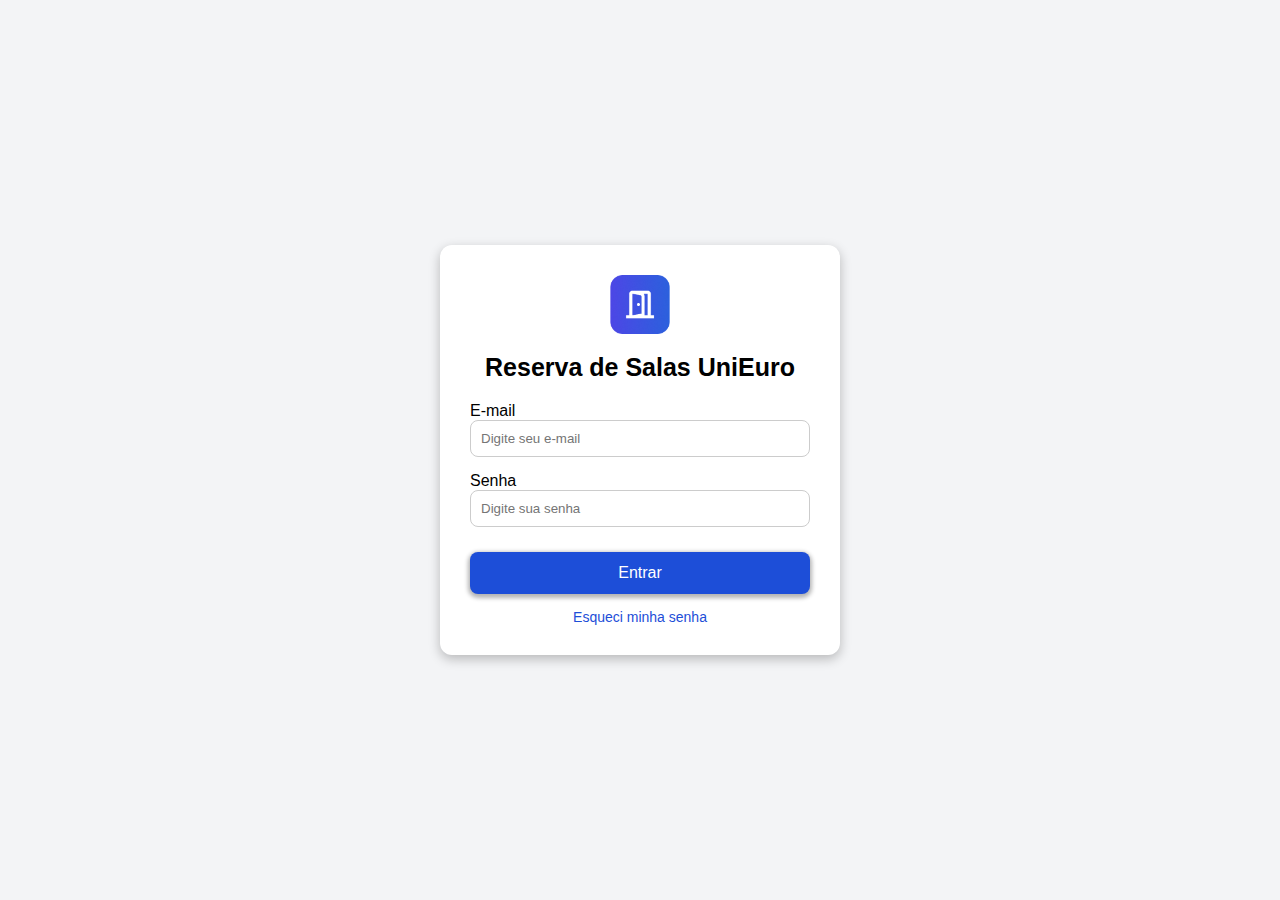
<file: index.html>
<!DOCTYPE html>
<html lang="pt-br">
<head>
    <meta charset="UTF-8">
    <meta name="viewport" content="width=device-width, initial-scale=1.0">
    <title>Tela de Login</title>
    <link rel="stylesheet" href="style.css">
</head>
<body>
    <div class="login-container">
        <div class="icon">
            <img src="LOGO - Aplicação.png" alt="Logo">
        </div>
        <h1>Reserva de Salas UniEuro</h1>
        
        <form action="#">
            <div class="input-box">
                <label for="iemail">E-mail</label>
                <input type="email" placeholder="Digite seu e-mail" id="iemail" name="email" required>
            </div>

            <div class="input-box">
                <label for="isenha">Senha</label>
                <input type="password" placeholder="Digite sua senha" name="senha" id="isenha" required>
            </div>

            <input class="botao" type="submit" value="Entrar" class="btn"> <br>
            <a href="#">Esqueci minha senha</a>
        </form>
    </div>
</body>
</html>
</file>
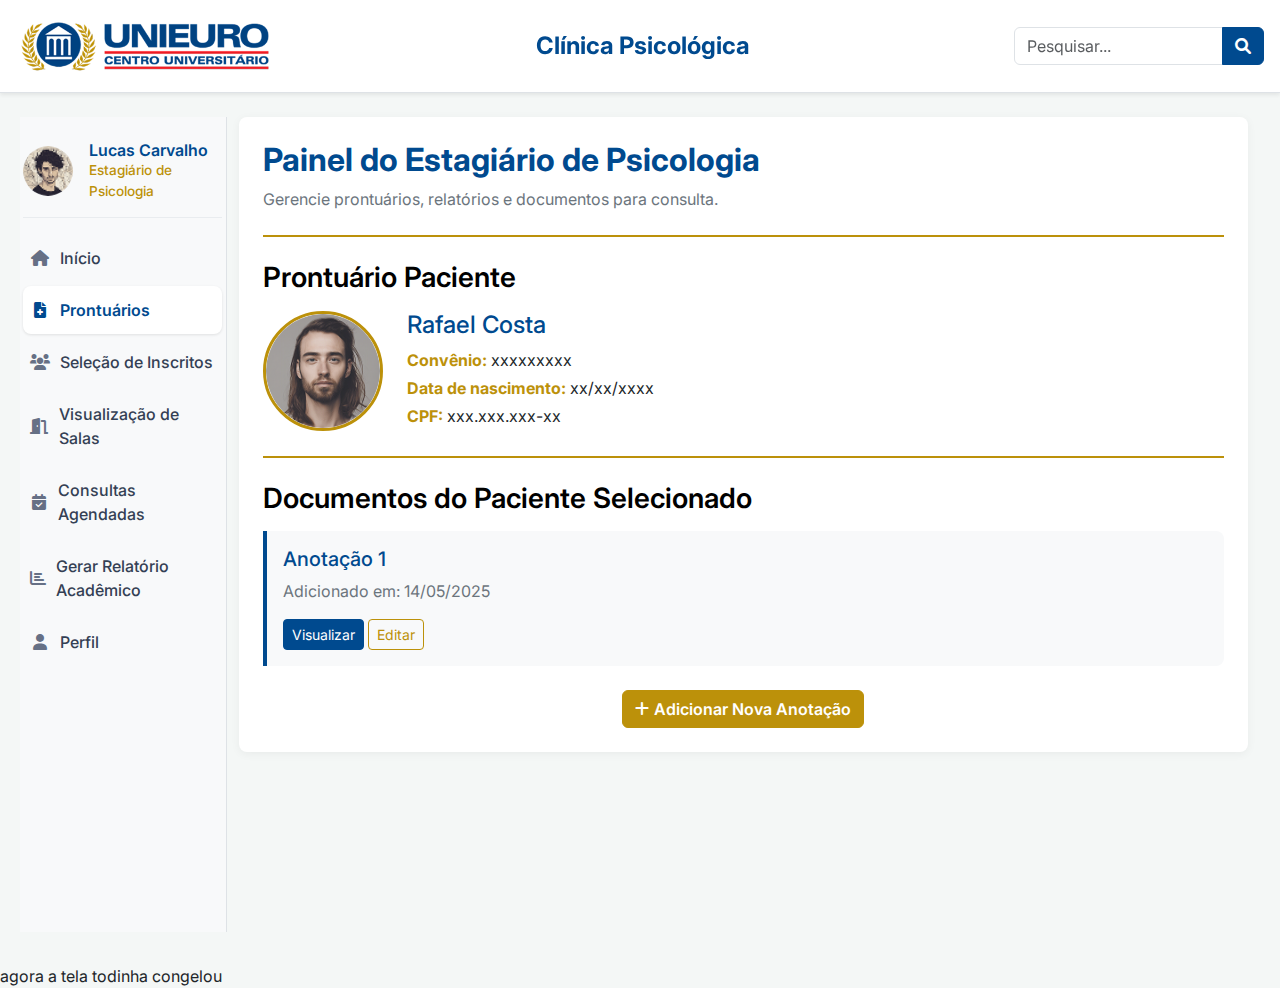
<file: clinica-prontuarios-telaestagiário/index.html>
<!DOCTYPE html>
<html lang="pt-br">

<head>
    <meta charset="UTF-8">
    <meta name="viewport" content="width=device-width, initial-scale=1.0">
    <title>Clínica Psicológica</title>

    <!-- Bootstrap e Font Awesome -->
    <link href="https://cdn.jsdelivr.net/npm/bootstrap@5.3.6/dist/css/bootstrap.min.css" rel="stylesheet">
    <link rel="stylesheet" href="https://cdnjs.cloudflare.com/ajax/libs/font-awesome/6.0.0/css/all.min.css">

    <!-- Google Font (para o estilo do Figma) -->
    <link rel="preconnect" href="https://fonts.googleapis.com">
    <link rel="preconnect" href="https://fonts.gstatic.com" crossorigin>
    <link href="https://fonts.googleapis.com/css2?family=Inter:wght@400;500;600;700&display=swap" rel="stylesheet">

    <style>
        /* VARIÁVEIS DE CORES */
        :root {
            --azul-principal: #004A8F;
            --dourado-principal: #BC910A;
            --cinza-fundo: #f4f7f6;
            --cinza-sidebar: #f8f9fa;
            --cinza-claro: #f8f9fa;
            --cinza-medio: #e9ecef;
            --cinza-escuro: #6c757d;
            --branco: #ffffff;
            --preto-texto: #344054;
        }

        /* CSS GERAL */
        body {
            font-family: 'Inter', sans-serif;
            background-color: var(--cinza-fundo);
            margin: 0;
            padding: 0;
        }

        /* CABEÇALHO */

        header {
            position: fixed;
            top: 0;
            left: 0;
            right: 0;
            z-index: 1000;
        }

        .logo-cabecalho {
            height: 60px;
        }

        .titulo-cabecalho {
            font-size: 1.5rem;
            font-weight: 700;
            color: var(--azul-principal);
        }

        .botao-cinza-claro {
            background-color: var(--cinza-claro);
            border: 1px solid #dee2e6;
            color: #495057;
            font-weight: 500;
        }

        .botao-cinza-claro:hover {
            background-color: var(--cinza-medio);
        }

        .botao-cinza-claro i {
            margin-right: 5px;
        }

        .inicio-cabecalho,
        .fim-cabecalho {
            flex-basis: 200px;
        }

        .inicio-cabecalho {
            flex-grow: 0;
            flex-shrink: 0;
        }

        .fim-cabecalho {
            flex-grow: 0;
            flex-shrink: 0;
            display: flex;
            justify-content: flex-end;
        }

        .barra-lateral {
            background-color: var(--cinza-sidebar);
            height: calc(100vh - 85px);
            border-right: 1px solid #dee2e6;
            padding: 1.5rem 0.2rem;
            position: sticky;
            top: 85px;
            overflow-y: auto;
        }

        /* Informação do Usuário */
        .info-usuario {
            border-bottom: 1px solid #e9ecef;
            padding-bottom: 1rem;
            margin-bottom: 1rem;
        }

        .avatar-usuario img {
            width: 50px;
            height: 50px;
            border-radius: 50%;
            object-fit: cover;
        }

        .detalhes-usuario h5 {
            font-size: 1rem;
            font-weight: 600;
            margin-bottom: 0;
            color: var(--azul-principal);
        }

        .detalhes-usuario p {
            font-size: 0.85rem;
            color: var(--dourado-principal);
            margin-bottom: 0;
            font-weight: 500;
        }

        /* Navegação */
        .navegacao-lateral ul {
            list-style: none;
            padding-left: 0;
            margin: 0;
        }

        .navegacao-lateral li a {
            display: flex;
            align-items: center;
            padding: 0.75rem 0.4rem;
            text-decoration: none;
            color: var(--preto-texto);
            font-weight: 500;
            border-radius: 8px;
            margin-bottom: 4px;
            transition: all 0.2s ease;
            background-color: transparent;
        }

        .navegacao-lateral li a i {
            width: 20px;
            margin-right: 10px;
            text-align: center;
            color: #667085;
        }

        /* Item Ativo */
        .navegacao-lateral li.ativo a {
            background-color: var(--branco);
            color: var(--azul-principal);
            font-weight: 600;
            box-shadow: 0 1px 3px rgba(0, 0, 0, 0.1);
        }

        .navegacao-lateral li.ativo a i {
            color: var(--azul-principal);
        }

        /* Hover */
        .navegacao-lateral li a:hover {
            background-color: var(--branco);
        }

        .navegacao-lateral li.ativo a:hover {
            background-color: var(--branco);
        }

        .container-fluid {
            margin-top: 85px;
            padding: 2rem;
            background-color: var(--cinza-fundo);
            min-height: calc(100vh - 85px);
        }

        .cartao-conteudo {
            background-color: var(--branco);
            border-radius: 8px;
            box-shadow: 0 2px 10px rgba(0, 0, 0, 0.05);
            padding: 1.5rem;
            margin-bottom: 1.5rem;
        }

        .info-paciente {
            display: flex;
            align-items: center;
            margin-bottom: 1.5rem;
        }

        .avatar-paciente img {
            width: 120px;
            height: 120px;
            border-radius: 50%;
            object-fit: cover;
            margin-right: 1.5rem;
            border: 3px solid var(--dourado-principal);
        }

        .detalhes-paciente h4 {
            color: var(--azul-principal);
            margin-bottom: 0.5rem;
        }

        .detalhes-paciente p {
            margin-bottom: 0.25rem;
        }

        .detalhes-paciente strong {
            color: var(--dourado-principal);
        }

        .divisor {
            border-top: 2px solid var(--dourado-principal);
            margin: 1.5rem 0;
        }

        .cartao-documento {
            border-left: 4px solid var(--azul-principal);
            padding-left: 1rem;
            margin-bottom: 1.5rem;
            background-color: var(--cinza-claro);
            border-radius: 0 8px 8px 0;
            padding: 1rem;
        }

        .cartao-documento h5 {
            color: var(--azul-principal);
            margin-bottom: 0.5rem;
        }

        .botao-primario-personalizado {
            background-color: var(--azul-principal);
            border-color: var(--azul-principal);
            color: white;
        }

        .botao-primario-personalizado:hover {
            background-color: #003a70;
            border-color: #003a70;
        }

        .botao-contorno-personalizado {
            border-color: var(--dourado-principal);
            color: var(--dourado-principal);
        }

        .botao-contorno-personalizado:hover {
            background-color: var(--dourado-principal);
            color: white;
        }

        .botao-cancelar {
            background-color: var(--cinza-escuro);
            border-color: var(--cinza-escuro);
            color: white;
        }

        .botao-cancelar:hover {
            background-color: #5a6268;
            border-color: #5a6268;
        }

        .secao-upload {
            display: none;
            margin-top: 1.5rem;
            padding: 1.5rem;
            background-color: var(--cinza-claro);
            border-radius: 8px;
            border: 2px dashed var(--dourado-principal);
        }

        .area-upload {
            text-align: center;
            padding: 2rem;
            border: 2px dashed #dee2e6;
            border-radius: 8px;
            margin: 1rem 0;
            cursor: pointer;
            transition: all 0.3s ease;
        }

        .area-upload:hover {
            border-color: var(--dourado-principal);
            background-color: #fef9eb;
        }

        .botao-adicionar-doc {
            background-color: var(--dourado-principal);
            border-color: var(--dourado-principal);
            color: white;
            font-weight: 600;
        }

        .botao-adicionar-doc:hover {
            background-color: #a57d08;
            border-color: #a57d08;
        }

        .botoes-acao {
            display: flex;
            gap: 10px;
            margin-top: 1rem;
        }

        /* Títulos e textos principais */
        h2 {
            color: var(--azul-principal);
            font-weight: 700;
        }

        h3 {
            color: black;
            font-weight: 600;
            margin-bottom: 1rem;
        }

        .texto-suave {
            color: var(--cinza-escuro);
        }
    </style>
</head>

<body>

    <!-- CABEÇALHO -->
    <header class="
        p-3             
        bg-white        
        border-bottom   
        shadow-sm       
        d-flex          
        align-items-center
        justify-content-between 
    ">
        <div class="inicio-cabecalho">
            <img src="imagens/logo (2).png" alt="Logo Unieuro" class="logo-cabecalho">
        </div>

        <div class="header-center flex-grow-1 text-center">
            <h1 class="titulo-cabecalho m-0">Clínica Psicológica</h1>
        </div>

        <div class="fim-cabecalho">
            <div class="input-group" style="width: 250px;">
                <input type="text" class="form-control" placeholder="Pesquisar...">
                <button class="btn botao-primario-personalizado" type="button">
                    <i class="fas fa-search"></i>
                </button>
            </div>
        </div>
    </header>

    <!-- ESTRUTURA DA PÁGINA -->
    <div class="container-fluid">
        <div class="row">

            <!-- BARRA LATERAL -->
            <nav class="col-md-3 col-lg-2 d-md-block barra-lateral">

                <!-- Info do Usuário -->
                <div class="info-usuario d-flex align-items-center">
                    <div class="avatar-usuario me-3">
                        <img src="imagens/imagemEstagiário.png" alt="Lucas Carvalho">
                    </div>
                    <div class="detalhes-usuario">
                        <h5>Lucas Carvalho</h5>
                        <p>Estagiário de Psicologia</p>
                    </div>
                </div>

                <!-- Lista de Navegação -->
                <div class="navegacao-lateral">
                    <ul>
                        <li>
                            <a href="#"><i class="fas fa-home"></i> Início</a>
                        </li>
                        <li class="ativo">
                            <a href="#"><i class="fas fa-file-medical"></i> Prontuários</a>
                        </li>
                        <li>
                            <a href="#"><i class="fas fa-users"></i> Seleção de Inscritos</a>
                        </li>
                        <li>
                            <a href="#"><i class="fas fa-door-open"></i> Visualização de Salas</a>
                        </li>
                        <li>
                            <a href="#"><i class="fas fa-calendar-check"></i> Consultas Agendadas</a>
                        </li>
                        <li>
                            <a href="#"><i class="fas fa-chart-bar"></i> Gerar Relatório Acadêmico</a>
                        </li>
                        <li>
                            <a href="#"><i class="fas fa-user"></i> Perfil</a>
                        </li>
                    </ul>
                </div>
            </nav>

            <!-- ÁREA DE CONTEÚDO PRINCIPAL -->
            <main class="col-md-9 ms-sm-auto col-lg-10 conteudo-principal">
                <div class="cartao-conteudo">
                    <h2>Painel do Estagiário de Psicologia</h2>
                    <p class="texto-suave">Gerencie prontuários, relatórios e documentos para consulta.</p>

                    <div class="divisor"></div>

                    <h3>Prontuário Paciente</h3>

                    <div class="info-paciente">
                        <div class="avatar-paciente">
                            <img src="imagens/paciente.png" alt="Rafael Costa">
                        </div>
                        <div class="detalhes-paciente">
                            <h4>Rafael Costa</h4>
                            <p><strong>Convênio:</strong> xxxxxxxxx</p>
                            <p><strong>Data de nascimento:</strong> xx/xx/xxxx</p>
                            <p><strong>CPF:</strong> xxx.xxx.xxx-xx</p>
                        </div>
                    </div>

                    <div class="divisor"></div>

                    <h3>Documentos do Paciente Selecionado</h3>

                    <!-- Área de anotações (conforme o Figma) -->
                    <div id="area-anotacoes">
                        <!-- Primeira anotação (sem botão remover) -->
                        <div class="cartao-documento">
                            <h5>Anotação 1</h5>
                            <p class="texto-suave">Adicionado em: 14/05/2025</p>
                            <div>
                                <button class="btn botao-primario-personalizado btn-sm">Visualizar</button>
                                <button class="btn botao-contorno-personalizado btn-sm"
                                    onclick="alternarSecaoUpload()">Editar</button>
                            </div>
                        </div>
                    </div>

                    <!-- Seção de Upload (inicialmente oculta) -->
                    <div id="secaoUpload" class="secao-upload">
                        <h5>Carregar arquivos para o prontuário</h5>
                        <p class="texto-suave">Você pode fazer upload de até 10 arquivos por vez, e cada arquivo pode
                            ter até 25 MB.</p>

                        <div class="area-upload">
                            <i class="fas fa-cloud-upload-alt fa-2x mb-3" style="color: var(--dourado-principal);"></i>
                            <p>Arraste e solte arquivos aqui...</p>
                            <p class="texto-suave small">ou</p>
                            <button class="btn botao-primario-personalizado">Selecionar arquivos</button>
                        </div>

                        <div class="botoes-acao">
                            <button class="btn botao-cancelar" onclick="alternarSecaoUpload()">Cancelar</button>
                            <button class="btn botao-primario-personalizado">Salvar</button>
                        </div>
                    </div>

                    <div class="text-center mt-4">
                        <button class="btn botao-adicionar-doc" onclick="adicionarNovaAnotacao()">
                            <i class="fas fa-plus"></i> Adicionar Nova Anotação
                        </button>
                    </div>
                </div>
            </main>

        </div>
    </div>

    <script src="https://cdn.jsdelivr.net/npm/bootstrap@5.3.6/dist/js/bootstrap.bundle.min.js"></script>

    <script>
        // Contador para numerar as anotações
        let contadorAnotacoes = 2;

        // Função para mostrar/ocultar a seção de upload
        function alternarSecaoUpload() {
            const secaoUpload = document.getElementById('secaoUpload');
            if (secaoUpload.style.display === 'none' || secaoUpload.style.display === '') {
                secaoUpload.style.display = 'block';
            } else {
                secaoUpload.style.display = 'none';
            }
        }

        // Função para adicionar nova anotação
        function adicionarNovaAnotacao() {
            const areaAnotacoes = document.getElementById('area-anotacoes');
            const novaAnotacao = document.createElement('div');
            novaAnotacao.className = 'cartao-documento';
            novaAnotacao.innerHTML = `
                <h5>Anotação ${contadorAnotacoes}</h5>
                <p class="texto-suave">Adicionado em: ${obterDataAtual()}</p>
                <div>
                    <button class="btn botao-primario-personalizado btn-sm">Visualizar</button>
                    <button class="btn botao-contorno-personalizado btn-sm" onclick="alternarSecaoUpload()">Editar</button>
                    <button class="btn botao-cancelar btn-sm" onclick="removerAnotacao(this)">Remover</button>
                </div>
            `;
            areaAnotacoes.appendChild(novaAnotacao);
            contadorAnotacoes++;
        }

        // Função para remover anotação (apenas para anotações adicionadas)
        function removerAnotacao(botao) {
            const anotacao = botao.closest('.cartao-documento');
            anotacao.remove();
        }

        // Função para obter data atual
        function obterDataAtual() {
            const data = new Date();
            return data.toLocaleDateString('pt-BR');
        }

        // Inicializar
        document.addEventListener('DOMContentLoaded', function () {
            document.getElementById('secaoUpload').style.display = 'none';
        });
    </script>
</body>

</html>

agora a tela todinha congelou
</file>
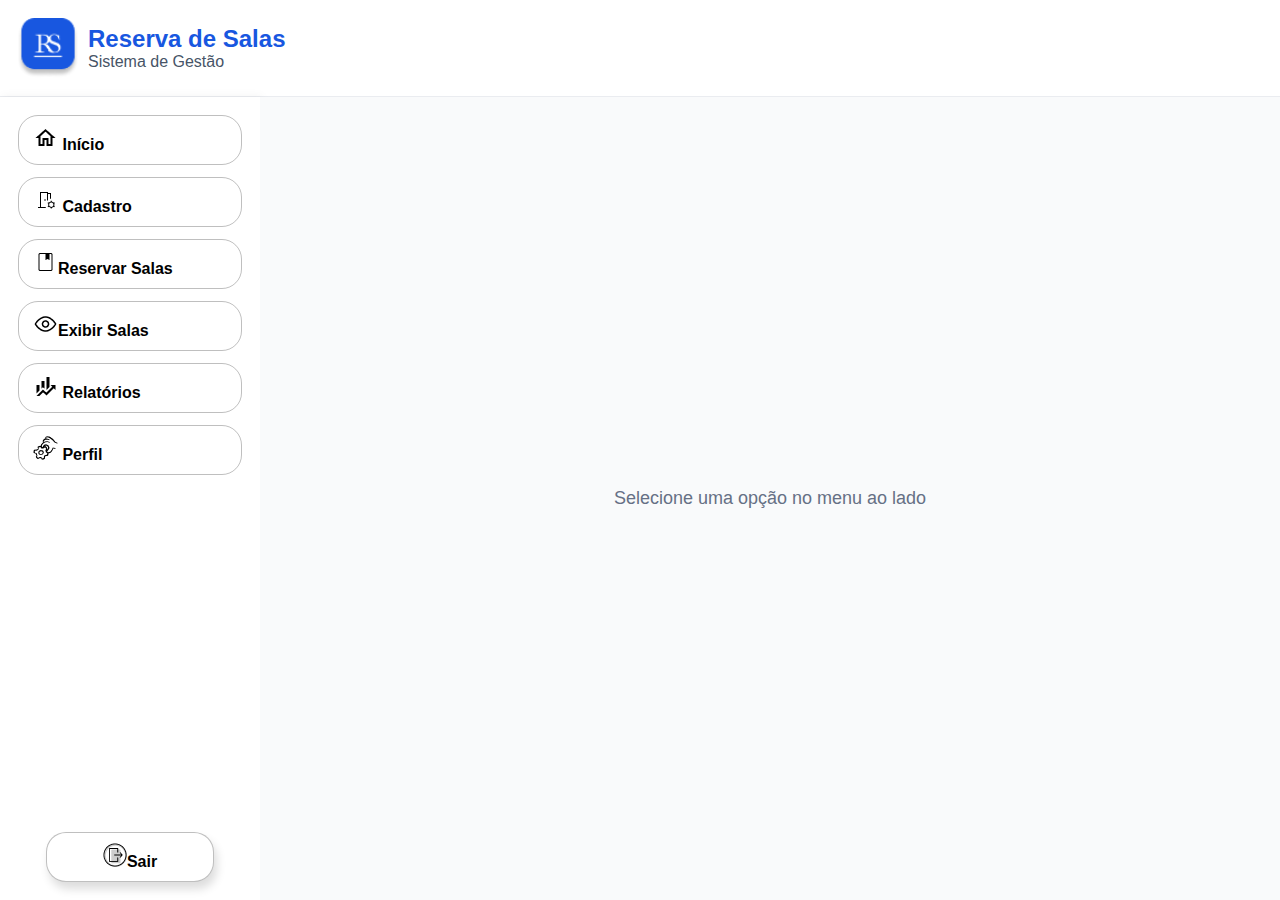
<file: menu/index.html>
<!DOCTYPE html>
<html lang="pt-br">
<head>
    <meta charset="UTF-8">
    <meta name="viewport" content="width=device-width, initial-scale=1.0">
    <title>Menu Reserva de Salas</title>
    <link rel="stylesheet" href="style.css">
</head>
<body>
    <div class="container">
        <header>
            <img src="AL - Logo.png" alt="Logotipo">
            <div>
                <h1>Reserva de Salas</h1>
                <p>Sistema de Gestão</p>
            </div>
        </header>

        <div class="main-content">
            <nav>
                <ul>
                    <li><a href="#"><span><img src="icons/Icon - Home.png" alt="Home"> Início</span></a></li>
                    <li><a href="#"> <span><img src="icons/Cadastar.png" alt="Cadastrar"></span> Cadastro</a></li>
                    <li><a href="#"><span><img src="icons/Reservar.png" alt="Reservar"></span>Reservar Salas</a></li>
                    <li><a href="#"><span><img src="icons/Icon - Visualizar.png" alt="Visualizar"></span>Exibir Salas</a></li>
                    <li><a href="#"> <span><img src="icons/Icon - Relatório.png" alt="Relatório"></span> Relatórios</a></li>
                    <li><a href="#"><span><img src="icons/Icon - Configuração.png" alt="Configuração"></span> Perfil</a></li>
                </ul>

                <a class="sair" href="#"><span><img src="icons/Icon - sair.png" alt="">Sair</span></a>
            </nav>
            
            <div class="content">
                <p>Selecione uma opção no menu ao lado</p>
            </div>
        </div>
    </div>
</body>
</html>
</file>
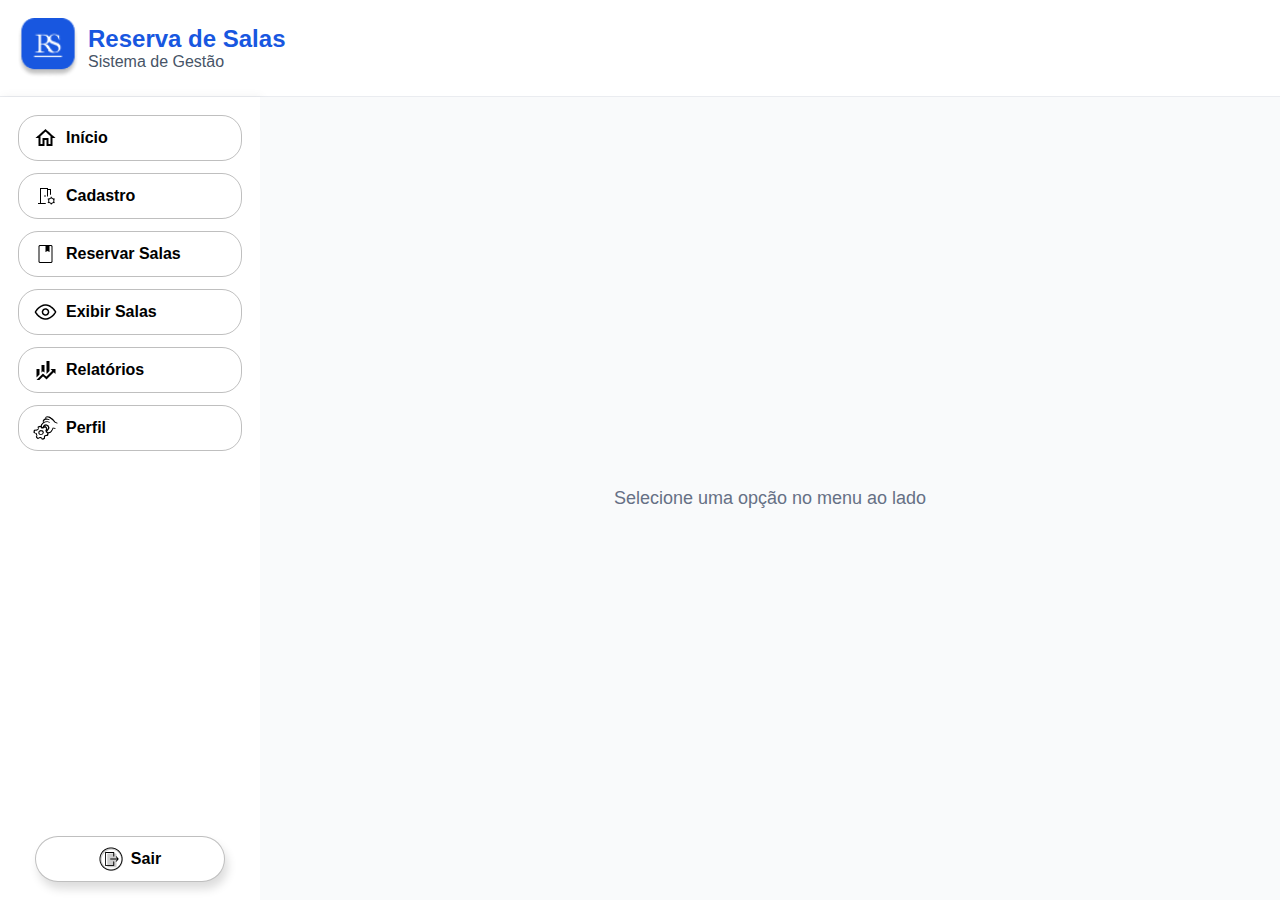
<file: side-bar-teste-reservadesalas/index.html>
<!DOCTYPE html>
<html lang="pt-br">
<head>
    <meta charset="UTF-8">
    <meta name="viewport" content="width=device-width, initial-scale=1.0">
    <title>Menu Reserva de Salas</title>
    <link rel="stylesheet" href="style.css">
</head>
<body>
    <div class="container">
        <header>
            <img src="AL - Logo.png" alt="Logotipo">
            <div>
                <h1>Reserva de Salas</h1>
                <p>Sistema de Gestão</p>
            </div>
        </header>

        <div class="main-content">
            <nav>
                <ul>
                    <li><a href="#"><span><img src="icons/Icon - Home.png" alt="Home">Início</span></a></li>
                    <li><a href="#"> <span><img src="icons/Cadastar.png" alt="Cadastrar"></span>Cadastro</a></li>
                    <li><a href="#"><span><img src="icons/Reservar.png" alt="Reservar"></span>Reservar Salas</a></li>
                    <li><a href="#"><span><img src="icons/Icon - Visualizar.png" alt="Visualizar"></span>Exibir Salas</a></li>
                    <li><a href="#"> <span><img src="icons/Icon - Relatório.png" alt="Relatório"></span> Relatórios</a></li>
                    <li><a href="#"><span><img src="icons/Icon - Configuração.png" alt="Configuração"></span> Perfil</a></li>
                </ul>

                <a class="sair" href="#"><span><img src="icons/Icon - sair.png" alt="">Sair</span></a>
            </nav>
            
            <div class="content">
                <p>Selecione uma opção no menu ao lado</p>
            </div>
        </div>
    </div>
</body>
</html>
</file>
<file: style.css>
* {
    margin: 0px;
    padding: 0px;
    box-sizing: border-box;
}

html, body {
    height: 100%;
}

body {
    font-family: Arial, Helvetica, sans-serif;
    background-color: #f3f4f6;
    display: flex;
    justify-content: center;
    align-items: center;
    height: 100vh;
}

.login-container {
    background: #fff;
    padding: 30px;
    border-radius: 12px;
    box-shadow: 0px 4px 12px rgba(0, 0, 0, 0.247);
    width: 400px;
    text-align: center;
}

.login-container img {
    width: 60px;
    margin-bottom: 15px;
}

.login-container h1 {
    margin-bottom: 20px;
    font-size: 25px;
}

.input-box {
    margin-bottom: 15px;
    text-align: left;
}

.input-box input {
    width: 100%;
    padding: 10px;
    border: 1px solid #ccc;
    border-radius: 8px;
}

.botao {
    width: 100%;
    padding: 12px;
    background-color: #1d4ed8;
    color: white;
    border: none;
    border-radius: 8px;
    cursor: pointer;
    font-size: 16px;
    margin-top: 10px;
    box-shadow: 0 2px 4px 2px rgba(0, 0, 0, 0.295);
}

.botao:hover {
     background-color: #1e40af;
}

a {
    display: block;
    margin-top: 15px;
    font-size: 14px;
    color: #1d4ed8;
    text-decoration: none;
}

a:hover {
    text-decoration: underline;
}
</file>
<file: menu/style.css>
* {
    margin: 0;
    padding: 0;
    box-sizing: border-box;
}

body {
    font-family: Arial, sans-serif;
    background-color: #FFFFFF;
    display: flex;
    color: #000000;
    height: 100vh;
}

.container {
    display: flex;
    flex-direction: column;
    width: 100%;
}

header {
    display: flex;
    align-items: center;
    gap: 10px;
    padding: 18px;
    border-bottom: 1px solid #EAECF0;
}

header h1 {
    font-size: 24px;
    color: #1857E0;
}

header p  {
    font-size: 16px;
    color: #475467;
}

header img {
    width: 60px;
    height: 60px;
    border-radius: 8px;
    object-fit: cover;
}

.main-content {
    display: flex;
    flex: 1;
}

nav {
    width: 260px;
    padding: 18px;
    box-shadow: 2px 0 10px rgba(16,24,40,0.06);
    display: flex;
    flex-direction: column;
}

nav ul {
    list-style: none;
    display: flex;
    flex-direction: column;
    gap: 12px;
    flex: 1;
}

nav li a {
    display: block;
    padding: 10px 14px;
    text-decoration: none;
    color: #000000;
    border: 1px solid #00000040;
    border-radius: 20px;
    font-weight: bold;
    transition: all 0.2s ease;
}

nav li a:hover, nav li a.ativo {
    background-color: #E0E7FF;
    border-color: #4F46E5;
    color: #1857E0;
    transform: translateX(4px);
    box-shadow: 0 6px 12px rgba(0,0,0,0.1);
}

.content {
    flex: 1;
    padding: 20px;
    background-color: #F9FAFB;
    display: flex;
    align-items: center;
    justify-content: center;
}

.content p {
    color: #667085;
    font-size: 18px;
}

.sair {
    display: flex;
    justify-content: center;
    align-items: center;
    text-align: center;
    width: 75%;
    padding: 10px 20px;
    text-decoration: none;
    color: #000;
    border: 1px solid #00000040;
    border-radius: 20px;
    background: #fff;
    box-shadow: 3px 7px 10px rgba(0, 0, 0, 0.137);
    transition: all 0.2s ease;
    font-weight: bold;
    gap: 8px;
    margin: 0 auto; 
}

.sair:hover {
    background-color: #FEF3F2;
    border-color: #FDA29B;
    color: #B42318;
}
</file>
<file: side-bar-teste-reservadesalas/style.css>
@charset "UTF-8";

* {
    margin: 0;
    padding: 0;
    box-sizing: border-box;
}

body {
    font-family: Arial, sans-serif;
    background-color: #FFFFFF;
    display: flex;
    color: #000000;
    height: 100vh;
}

.container {
    display: flex;
    flex-direction: column;
    width: 100%;
}

header {
    display: flex;
    align-items: center;
    gap: 10px;
    padding: 18px;
    border-bottom: 1px solid #EAECF0;
}

header h1 {
    font-size: 24px;
    color: #1857E0;
}

header p  {
    font-size: 16px;
    color: #475467;
}

header img {
    width: 60px;
    height: 60px;
    border-radius: 8px;
    object-fit: cover;
}

.main-content {
    display: flex;
    flex: 1;
}

nav {
    width: 260px;
    padding: 18px;
    box-shadow: 2px 0 10px rgba(16,24,40,0.06);
    display: flex;
    flex-direction: column;
}

nav ul {
    list-style: none;
    display: flex;
    flex-direction: column;
    gap: 12px;
    flex: 1;
}

nav li a {
    display: flex;
    align-items: center;
    font-size: 16px;
    gap: 8px;
    padding: 10px 14px;
    text-decoration: none;
    color: #000000;
    border: 1px solid #00000040;
    border-radius: 20px;
    font-weight: bold;
    transition: all 0.2s ease;
}

nav li a:hover, nav li a.ativo {
    background-color: #E0E7FF;
    border-color: #4F46E5;
    color: #1857E0;
    transform: translateX(4px);
    box-shadow: 0 6px 12px rgba(0,0,0,0.1);
}

.content {
    flex: 1;
    padding: 20px;
    background-color: #F9FAFB;
    display: flex;
    align-items: center;
    justify-content: center;
}

.content p {
    color: #667085;
    font-size: 18px;
}

.sair {
    font-size: 16px;
    width: 85%;
    padding: 10px 20px;
    text-decoration: none;
    color: #000;
    border: 1px solid #00000040;
    border-radius: 25px;
    background: #fff;
    box-shadow: 3px 7px 10px rgba(0, 0, 0, 0.137);
    transition: all 0.2s ease;
    font-weight: bold;
    margin: 0 auto; 
}

span {
    display: flex;
    justify-content: center;
    align-items: center;
    text-align: center;
    gap: 8px;
}

.sair:hover {
    background-color: #FEF3F2;
    border-color: #FDA29B;
    color: #B42318;
}
</file>
